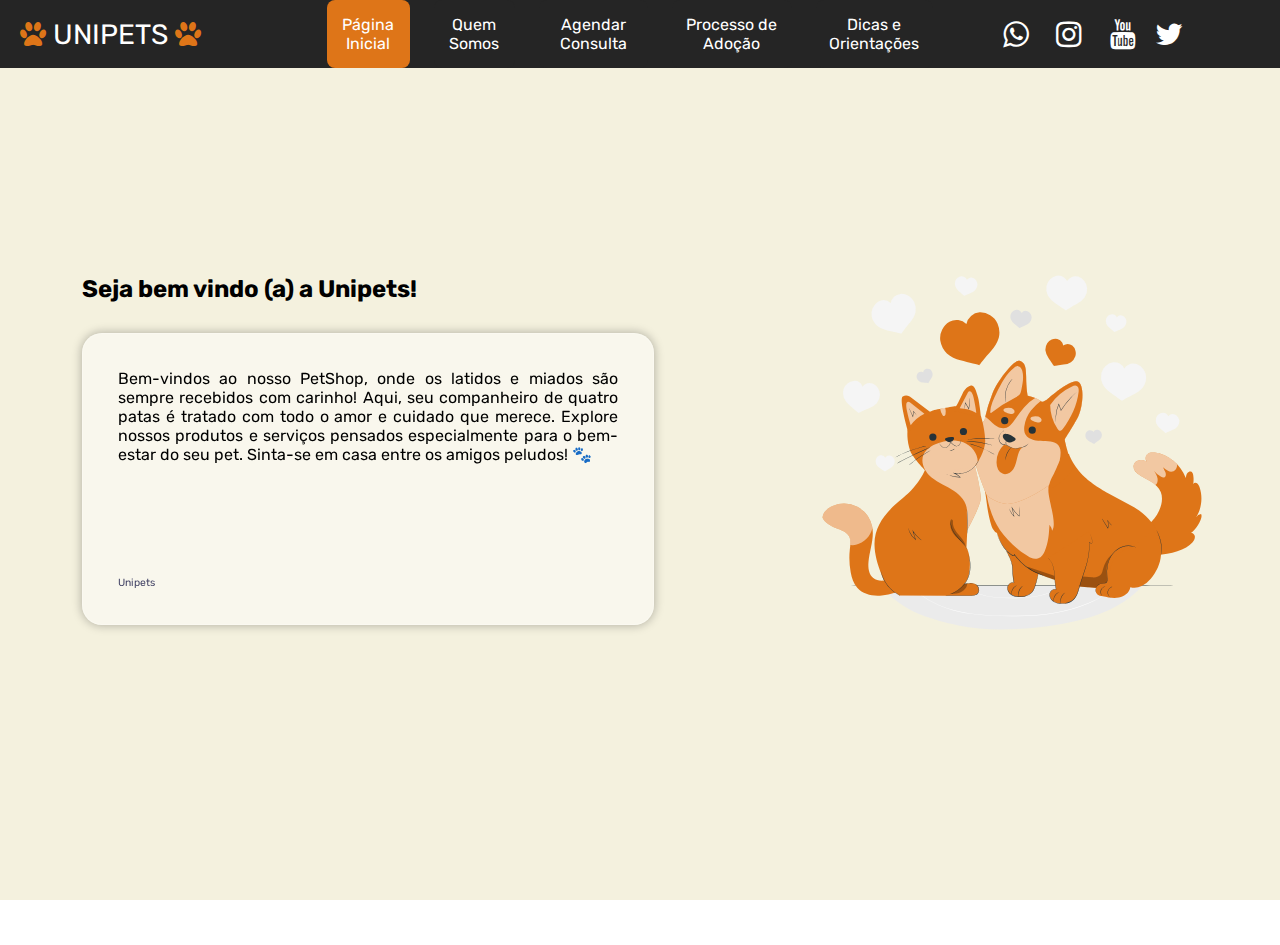
<file: index.html>
<!DOCTYPE html>
<html lang="en">
<head>
    <meta charset="UTF-8">
    <meta http-equiv="X-UA-Compatible" content="IE=edge">
    <meta name="viewport" content="width=device-width, initial-scale=1.0">
    <title>UNIPETS</title>
    <link rel="stylesheet" href="index.css"/>
    <link href="https://fonts.googleapis.com/css2?family=Lobster&family=Rubik:wght@300;400;500;600;700&display=swap" rel="stylesheet">
    <link rel="stylesheet" href="https://maxcdn.bootstrapcdn.com/font-awesome/4.7.0/css/font-awesome.min.css">
</head>
<body>
    <nav>
       <div class="logo">
            <span>
              <i class="fa fa-paw"></i>
                UNIPETS
                <i class="fa fa-paw"></i>
                
            </span>
       </div>
       <ul class="options">
        <li><a class="meu-botao2" href="./index.html">Página Inicial</a></li>
        <li><a class="meu-botao" href="./page/sobre/sobre.html">Quem Somos</a></li>
        <li><a class="meu-botao" href="./page/agendamento/agendamento.html">Agendar Consulta</a></li>
        <li><a class="meu-botao" href="./page/adocao/adocao.html">Processo de Adoção</a></li>
        <li><a class="meu-botao" href="./page/dicas/dicas.html">Dicas e Orientações</a></li>
       </ul>
       <div class="user">
<div class="center">
<div id="social-test">
<ul class="social">
  <li><i class="fa fa-whatsapp" aria-hidden="true"></i></li>
  <li><i class="fa fa-instagram" aria-hidden="true"></i></li>
  <li><i class="fa fa-youtube" aria-hidden="true"></i>
  <li><i class="fa fa-twitter" aria-hidden="true"></i>
</li>
  
</li>
  
</li>
</ul>
</div>
  </div>
     </ul>
       </div>
       <div class="hamburguer" onclick="menuMobile()">
         <div class="line"></div>
         <div class="line"></div>
         <div class="line"></div>
       </div>
      </nav>
  <div class="container">
     <!-- HOME -->
     <section id="home">
        <div class="home-info">
          <h2>Seja bem vindo (a) a Unipets!</h2>
          <span class="home-position"> </span>
          <span class="home-resume">
      <!-- card de vidro -->
  <div class="card">
    <p>Bem-vindos ao nosso PetShop, onde os latidos e miados são sempre recebidos com carinho! Aqui, seu companheiro de quatro patas é tratado com todo o amor e cuidado que merece. Explore nossos produtos e serviços pensados especialmente para o bem-estar do seu pet. Sinta-se em casa entre os amigos peludos! 🐾<st></p>
    <p class="card-footer">Unipets</p>
  </div>
  <!-- termina aqui -->
            
          </span>
        </div>
        <div class="home-img">
          <img src="./image/pet-care-animate.svg" alt="Foto de perfil">
        </div>
        
</body>
</html>
</file>
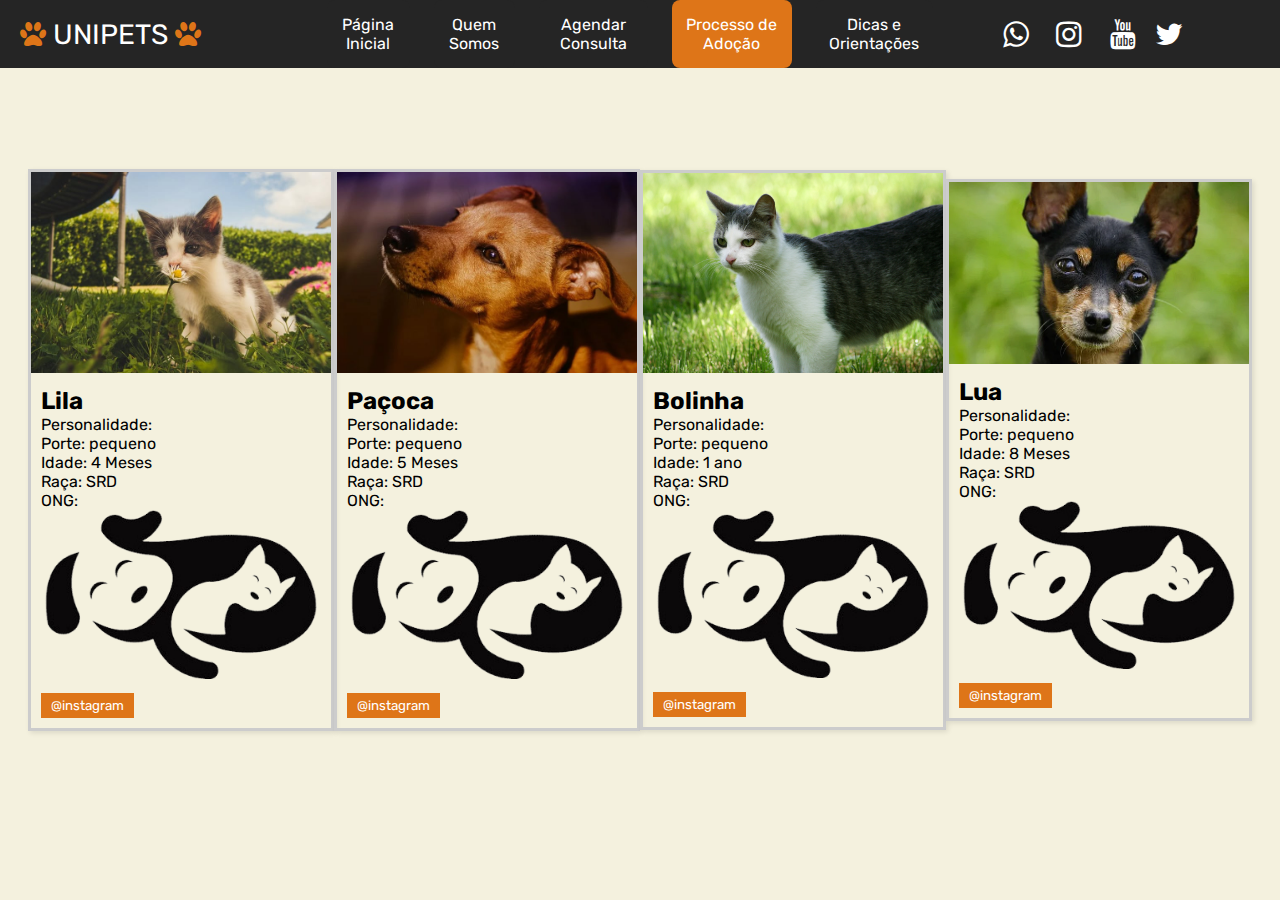
<file: page/adocao/adocao.html>
<!DOCTYPE html>
<html lang="en">
<head>
    <meta charset="UTF-8">
    <meta http-equiv="X-UA-Compatible" content="IE=edge">
    <meta name="viewport" content="width=device-width, initial-scale=1.0">
    <title>UNIPETS</title>
    <link rel="stylesheet" href="adocao.css"/>
    <link href="https://fonts.googleapis.com/css2?family=Lobster&family=Rubik:wght@300;400;500;600;700&display=swap" rel="stylesheet">
    <link rel="stylesheet" href="http://maxcdn.bootstrapcdn.com/font-awesome/4.3.0/css/font-awesome.min.css">
</head>
<body>
    <nav>
       <div class="logo">
            <span>
              <i class="fa fa-paw"></i>
                UNIPETS
                <i class="fa fa-paw"></i>
                
            </span>
       </div>
       <ul class="options">
        <li><a class="meu-botao" href="../../index.html">Página Inicial</a></li>
        <li><a class="meu-botao" href="../sobre/sobre.html">Quem Somos</a></li>
        <li><a class="meu-botao" href="../agendamento/agendamento.html">Agendar Consulta</a></li>
        <li><a class="meu-botao2" href="../adocao/adocao.html">Processo de Adoção</a></li>
        <li><a class="meu-botao" href="../dicas/dicas.html">Dicas e Orientações</a></li>
       </ul>
       <div class="user">
        <div class="center">
          <div id="social-test">
          <ul class="social">
            <li><i class="fa fa-whatsapp" aria-hidden="true"></i></li>
            <li><i class="fa fa-instagram" aria-hidden="true"></i></li>
            <li><i class="fa fa-youtube" aria-hidden="true"></i>
            <li><i class="fa fa-twitter" aria-hidden="true"></i>
          </li>
     </ul>
       </div>
       <div class="hamburguer" onclick="menuMobile()">
         <div class="line"></div>
         <div class="line"></div>
         <div class="line"></div>
       </div>
      </nav>
  <div class="container">
    <div class="animal-box">
      <img src="./img/gato1.jpg" alt="A cute dog">
      <div class="animal-info">
        <h2>Lila</h2>
        <p>Personalidade:</p>
        <p>Porte: pequeno</p>
        <p>Idade: 4 Meses</p>
        <p>Raça: SRD</p>
        <p>ONG:</p>
        <img class="ong" src="./img/adocao.png" alt="ong">
        <button onclick="window.location.href='https://instagram.com/';">@instagram</button>
      </div>
    </div>
    <div class="animal-box">
      <img src="./img/dog2.jpg" alt="A cute dog">
      <div class="animal-info">
        <h2>Paçoca</h2>
        <p>Personalidade:</p>
        <p>Porte: pequeno</p>
        <p>Idade: 5 Meses</p>
        <p>Raça: SRD</p>
        <p>ONG:</p>
        <img class="ong" src="./img/adocao.png" alt="ong">
        <button onclick="window.location.href='https://instagram.com/';">@instagram</button>
      </div>
    </div>
    <div class="animal-box">
      <img src="./img/gato3.jpg" alt="A cute dog">
      <div class="animal-info">
        <h2>Bolinha</h2>
        <p>Personalidade:</p>
        <p>Porte: pequeno</p>
        <p>Idade: 1 ano</p>
        <p>Raça: SRD</p>
        <p>ONG:</p>
        <img class="ong" src="./img/adocao.png" alt="ong">
        <button onclick="window.location.href='https://instagram.com/';">@instagram</button>
      </div>
    </div>
    <div class="animal-box">
      <img src="./img/dog4.png" alt="A cute dog">
      <div class="animal-info">
        <h2>Lua</h2>
        <p>Personalidade:</p>
        <p>Porte: pequeno</p>
        <p>Idade: 8 Meses</p>
        <p>Raça: SRD</p>
        <p></p>
        <p>ONG:</p>
        <img class="ong" src="./img/adocao.png" alt="ong">
        <button onclick="window.location.href='https://instagram.com/';">@instagram</button>
      </div>
  
      
</body>
</html>
</file>
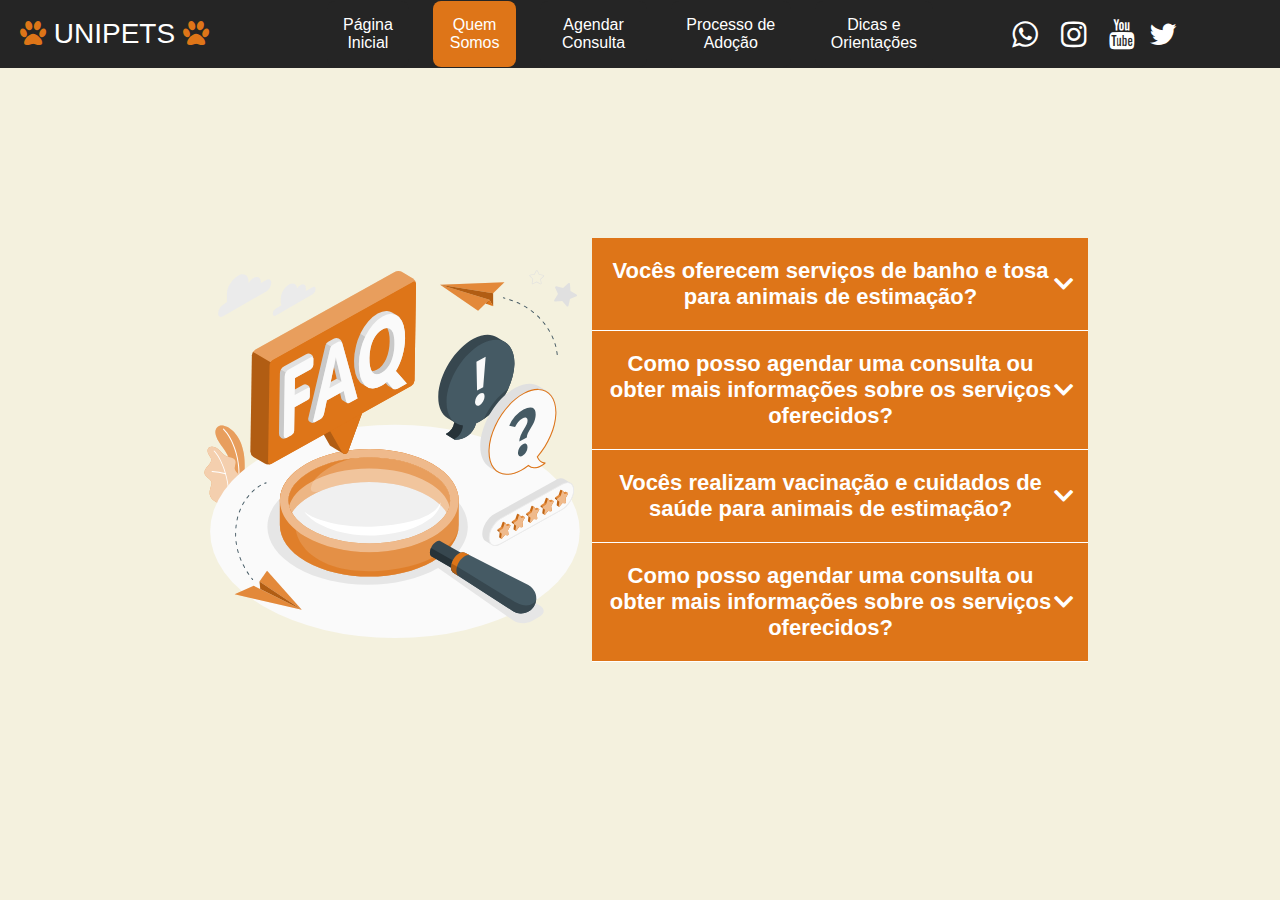
<file: page/sobre/sobre.html>
<!DOCTYPE html>
<html lang="en">
<head>
    <meta charset="UTF-8">
    <meta http-equiv="X-UA-Compatible" content="IE=edge">
    <meta name="viewport" content="width=device-width, initial-scale=1.0">
    <title>UNIPETS  </title>
    <link rel="stylesheet" href="sobre.css"/>
    <link href="https://fonts.googleapis.com/css2?family=Lobster&family=Rubik:wght@300;400;500;600;700&display=swap" rel="stylesheet">
    <link rel="stylesheet" href="https://cdnjs.cloudflare.com/ajax/libs/font-awesome/5.15.1/css/all.min.css" />
    <link rel="stylesheet" href="http://maxcdn.bootstrapcdn.com/font-awesome/4.3.0/css/font-awesome.min.css">
    
</head>
<body>
    <nav>
       <div class="logo">
            <span>
                <i class="fa fa-paw"></i>
                UNIPETS
                <i class="fa fa-paw"></i>
            </span>
       </div>
       <ul class="options">
        <li><a class="meu-botao" href="../../index.html">Página Inicial</a></li>
        <li><a class="meu-botao2" href="../sobre/sobre.html">Quem Somos</a></li>
        <li><a class="meu-botao" href="../agendamento/agendamento.html">Agendar Consulta</a></li>
        <li><a class="meu-botao" href="../adocao/adocao.html">Processo de Adoção</a></li>
        <li><a class="meu-botao" href="../dicas/dicas.html">Dicas e Orientações</a></li>
       </ul>
       <div class="user">
        <div class="center">
            <div id="social-test">
            <ul class="social">
              <li><i class="fa fa-whatsapp" aria-hidden="true"></i></li>
              <li><i class="fa fa-instagram" aria-hidden="true"></i></li>
              <li><i class="fa fa-youtube" aria-hidden="true"></i>
              <li><i class="fa fa-twitter" aria-hidden="true"></i>
            </li>
       </ul>
         </div>        
       <div class="hamburguer" onclick="menuMobile()">
         <div class="line"></div>
         <div class="line"></div>
         <div class="line"></div>
       </div>       
    </nav>
    <div class="container">
        <div class="home-img">
            
            <img src="./faq-animate.svg" alt="Foto de perfil">
        <div class="questions-container">
            <div class="question">
                <button>
                    <span>Vocês oferecem serviços de banho e tosa para animais de estimação?</span>
                    <i class="fas fa-chevron-down d-arrow"></i>
                </button>
                <p>Sim, oferecemos serviços profissionais de banho e tosa para cães e gatos. Nossos groomers experientes garantem que seu animal de estimação receba o tratamento adequado e seja mimado durante todo o processo.</p>
            </div>
    
            <div class="question">
                <button>
                    <span>Como posso agendar uma consulta ou obter mais informações sobre os serviços oferecidos?</span>
                    <i class="fas fa-chevron-down d-arrow"></i>
                </button>
                <p>Para agendar uma consulta ou obter mais informações Sobre Nóssos serviços, entre em contato conosco por telefone, e-mail ou visite nossa loja pessoalmente. Nossa equipe prestativa terá prazer em ajudá-lo e responder a todas as suas perguntas.</p>
            </div>
            
    
            <div class="question">
                <button>
                    <span>Vocês realizam vacinação e cuidados de saúde para animais de estimação?</span>
                    <i class="fas fa-chevron-down d-arrow"></i>
                </button>
                <p>Sim, oferecemos serviços de vacinação e cuidados de saúde para animais de estimação. Nossa equipe de profissionais treinados está disponível para administrar vacinas importantes e fornecer orientação sobre a saúde e o bem-estar dos seus animais de estimação. Entre em contato conosco para agendar uma consulta e garantir que seu animal de estimação receba os cuidados necessários para uma vida longa e saudável.


                </p>
            </div>
    
            <div class="question">
                <button>
                    <span>Como posso agendar uma consulta ou obter mais informações sobre os serviços oferecidos?</span>
                    <i class="fas fa-chevron-down d-arrow"></i>
                </button>
                <p>Para agendar uma consulta ou obter mais informações Sobre Nóssos serviços, você pode entrar em contato conosco por telefone e WhatsApp, ou visitar nossa loja pessoalmente. Além disso, oferecemos a conveniência do Agendamento de Consultas online através do nosso site. Nossa equipe prestativa terá prazer em ajudá-lo e responder a todas as suas perguntas.</p>
            </div>
        </div>
    </section>
    
    <!-- external js-->
    <script src="main.js"></script>
    
</body>

</html>
</file>
<file: index.css>
*{
    margin: 0;
    padding: 0;
    font-family: 'Rubik', sans-serif;
}

nav { /* Menu do topo */
    position: fixed;
    top:0;
    width: 100%;
    height: 68px;
    z-index: 9;
    display: flex;
    align-items: center;
    background-color: #252525;
    color: white;
}

.logo{
    font-size: 28px;
    flex:1;
    margin-left: 20px;
}

.logo span i{
    color:#DE7518;
}
.options{
    display: flex;
    gap:20px;
    list-style: none;
    flex:2;
    font-size: 18px;
    align-items: center;
    justify-content: center;
}
.user{
    flex:1;
    display: flex;
    list-style: none;
    gap:4px;
    display: flex;
    margin-right: 40px;
    justify-content: flex-end;
}

.container{ /* Cor do fundo da pagina geral */
    background: linear-gradient(to right, #f4f1de 0%, #f4f1de 100%) ;
    width: 100%;
    height: 100vh;
    display: flex;
    align-items: center;
    justify-content: center;
}
@media (max-width: 998px) {
    .wrapper{
        width: 80%;
    }
    nav .options.active li{ /* Aqui mexe o menu na barra */
        opacity: 0;
        animation: items 0.5s;
        animation-fill-mode: forwards;
    }

    nav .options li:nth-child(1){
        animation-delay: 0.3s;
    }
    nav .options li:nth-child(2){
        animation-delay: 0.5s;
    }
    nav .options li:nth-child(3){
        animation-delay: 0.7s;
    }
    nav .options li:nth-child(4){
        animation-delay: 0.9s;
    }

    nav .user{
        display: none;
    }

    nav .hamburguer{
        display: flex;
    }

}


@media (max-width: 669px) {
    .wrapper{
        width: 100%;
    }

    .bottom{
        width: 90%
    }

}
@media (max-width: 441px) {
    .top span {
        display: none;
    }
    .singUp  {
       flex-direction: column-reverse;
       gap: 3px;
       align-items: center;
       top: 10px;
    }
    .singUp span{
        align-self: flex-start;
    }
    .singUp button{
        align-self: flex-end;
    }
}
/* Aqui mexe tudo na home como a imagem e o card */

section#home {
    height: calc(100vh + 80px);
    display: flex;
    align-items: center;
    justify-content: space-around;
    padding: 5px 20px;
    width: 100%;
  }
  
  .home-info {
    width: 50%;
    display: flex;
    flex-direction: column;
    gap: 15px;
    text-align: justify;
  }
  
 
  .home-info button a{
    color: white;
  }
  
  .home-info button:hover{
    opacity: 1;
  }
  
  .home-img {
    width: 30%;
    display: flex;
    align-items: center;
    justify-content: center;
  }
  
  .home-img img {
    width: 400px;
    height: 500px;
    animation: float 5s ease-in-out infinite;
    border-radius: none;
  }
  
  @keyframes float {
    0%, 100% {
      transform: translateY(0);
    }
    50% {
      transform: translateY(-30px);
    }
  }
/* CARD */
.card {
    max-width: 300px;
    min-height: 200px;
    display: flex;
    flex-direction: column;
    justify-content: space-between;
    max-width: 500px;
    height: 220px;
    padding: 35px;
    border: 1px solid rgba(255, 255, 255, 0.25);
    border-radius: 20px;
    background-color: rgba(255, 255, 255, 0.45);
    box-shadow: 0 0 10px 1px rgba(0, 0, 0, 0.25);
    backdrop-filter: blur(15px);
  }
  
  .card-footer {
    font-size: 0.65em;
    color: #446;
  } 


  .meu-botao {
    background-color: #252525; /* Cor de fundo */
    border: none; /* Remove a borda padrão */
    color: white; /* Cor do texto */
    padding: 15px 8px; /* Espaçamento interno */
    text-align: center; /* Alinhamento do texto */
    text-decoration: none; /* Remove decoração de texto */
    display: inline-block; /* Torna o botão um elemento em linha */
    font-size: 16px; /* Tamanho da fonte */
    margin: 4px 2px; /* Margem externa */
    cursor: pointer; /* Muda o cursor ao passar por cima */
    border-radius: 8px; /* Borda arredondada */
  }
  .meu-botao2 {
    background-color: #DE7518; /* Cor de fundo */
    border: none; /* Remove a borda padrão */
    color: white; /* Cor do texto */
    padding: 15px 8px; /* Espaçamento interno */
    text-align: center; /* Alinhamento do texto */
    text-decoration: none; /* Remove decoração de texto */
    display: inline-block; /* Torna o botão um elemento em linha */
    font-size: 16px; /* Tamanho da fonte */
    margin: 4px 2px; /* Margem externa */
    cursor: pointer; /* Muda o cursor ao passar por cima */
    border-radius: 8px; /* Borda arredondada */
  }

  
/* Codico social midia */
  
.center {
  display: table;
  width: 100%;
  height: 100vh;
}

#social-test {
  display: table-cell;
  vertical-align: middle;
  text-align: center;
  font-size: 30px;
  h2 {
    color: #fff;
    font-family: Futura, "Trebuchet MS", Arial, sans-serif;
    font-weight: 100;
  }
  .social {
    padding-left: 0px;
  }
  li {
    color: #fff;
    list-style-type: none;
    display: inline-block;
    width: 30px;
    height: 5px;
    line-height: 20px;
    padding: 1%;
   
    cursor: pointer;
    margin-left: 10px;
    margin-bottom: 1px;
    transition: ease .3s;
    &:hover {
      color: #DE7518;
    }
  }
}

.social:hover > li {
  opacity: 0.5;
}

.social:hover > li:hover {
  opacity: 1;
}
</file>
<file: page/adocao/adocao.css>
*{
    margin: 0;
    padding: 0;
    font-family: 'Rubik', sans-serif;
}

nav { /* Menu do topo */
    position: fixed;
    top:0;
    width: 100%;
    height: 68px;
    z-index: 9;
    display: flex;
    align-items: center;
    background-color: #252525;
    color: white;
}

.logo{
    font-size: 28px;
    flex:1;
    margin-left: 20px;
}

.logo span i{
    color:#DE7518;
}
.options{
    display: flex;
    gap:20px;
    list-style: none;
    flex:2;
    font-size: 18px;
    align-items: center;
    justify-content: center;
}
.user{
    flex:1;
    display: flex;
    list-style: none;
    gap:4px;
    display: flex;
    margin-right: 40px;
    justify-content: flex-end;
}

.container{ /* Cor do fundo da pagina geral */
    background: linear-gradient(to right, #f4f1de 0%, #f4f1de 100%) ;
    width: 100%;
    height: 100vh;
    display: flex;
    align-items: center;
    justify-content: center;
}
@media (max-width: 998px) {
    .wrapper{
        width: 80%;
    }
    nav .options.active li{ /* Aqui mexe o menu na barra */
        opacity: 0;
        animation: items 0.5s;
        animation-fill-mode: forwards;
    }

    nav .options li:nth-child(1){
        animation-delay: 0.3s;
    }
    nav .options li:nth-child(2){
        animation-delay: 0.5s;
    }
    nav .options li:nth-child(3){
        animation-delay: 0.7s;
    }
    nav .options li:nth-child(4){
        animation-delay: 0.9s;
    }

    nav .user{
        display: none;
    }

    nav .hamburguer{
        display: flex;
    }

}


@media (max-width: 669px) {
    .wrapper{
        width: 100%;
    }

    .bottom{
        width: 90%
    }

}
@media (max-width: 441px) {
    .top span {
        display: none;
    }
    .singUp  {
       flex-direction: column-reverse;
       gap: 3px;
       align-items: center;
       top: 10px;
    }
    .singUp span{
        align-self: flex-start;
    }
    .singUp button{
        align-self: flex-end;
    }
}
/* Aqui mexe tudo na home como a imagem e o card */

section#home {
    height: calc(100vh + 80px);
    display: flex;
    align-items: center;
    justify-content: space-around;
    padding: 5px 20px;
    width: 100%;
  }
  
  .home-info {
    width: 50%;
    display: flex;
    flex-direction: column;
    gap: 15px;
    text-align: justify;
  }
  
 
  .home-info button a{
    color: white;
  }
  
  .home-info button:hover{
    opacity: 1;
  }
  
  .home-img {
    width: 30%;
    display: flex;
    align-items: center;
    justify-content: center;
  }
  
  .home-img img {
    width: 400px;
    height: 500px;
    animation: float 5s ease-in-out infinite;
    border-radius: none;
  }
  
  @keyframes float {
    0%, 100% {
      transform: translateY(0);
    }
    50% {
      transform: translateY(-30px);
    }
  }
/* CARD */
.card {
    max-width: 300px;
    min-height: 200px;
    display: flex;
    flex-direction: column;
    justify-content: space-between;
    max-width: 500px;
    height: 220px;
    padding: 35px;
    border: 1px solid rgba(255, 255, 255, 0.25);
    border-radius: 20px;
    background-color: rgba(255, 255, 255, 0.45);
    box-shadow: 0 0 10px 1px rgba(0, 0, 0, 0.25);
    backdrop-filter: blur(15px);
  }
  
  .card-footer {
    font-size: 0.65em;
    color: #446;
  } 


  .meu-botao {
    background-color: #252525; /* Cor de fundo */
    border: none; /* Remove a borda padrão */
    color: white; /* Cor do texto */
    padding: 15px 8px; /* Espaçamento interno */
    text-align: center; /* Alinhamento do texto */
    text-decoration: none; /* Remove decoração de texto */
    display: inline-block; /* Torna o botão um elemento em linha */
    font-size: 16px; /* Tamanho da fonte */
    margin: 4px 2px; /* Margem externa */
    cursor: pointer; /* Muda o cursor ao passar por cima */
    border-radius: 8px; /* Borda arredondada */
  }
  .meu-botao2 {
    background-color: #DE7518; /* Cor de fundo */
    border: none; /* Remove a borda padrão */
    color: white; /* Cor do texto */
    padding: 15px 8px; /* Espaçamento interno */
    text-align: center; /* Alinhamento do texto */
    text-decoration: none; /* Remove decoração de texto */
    display: inline-block; /* Torna o botão um elemento em linha */
    font-size: 16px; /* Tamanho da fonte */
    margin: 4px 2px; /* Margem externa */
    cursor: pointer; /* Muda o cursor ao passar por cima */
    border-radius: 8px; /* Borda arredondada */
  }
  /* Box pet */
  .animal-box {
    width: 300px;
    border: 3px solid #ccc;
    box-shadow: 2px 2px 5px rgba(0, 0, 0, 0.1);
    overflow: hidden;
  }
  
  .animal-box img {
    width: 100%;
  }
  
  .animal-info {
    padding: 10px;
  }
  
  .animal-info h2 {
    margin-top: 0;
  }
  
  .animal-info button {
    background-color: #DE7518;
    color: white;
    border: none;
    padding: 5px 10px;
    cursor: pointer;
    margin-top: 10px;
  }

  .ong {
    width: 50;
    height: 50;
  }
 
  /* Codico social midia */
  
.center {
  display: table;
  width: 100%;
  height: 100vh;
}

#social-test {
  display: table-cell;
  vertical-align: middle;
  text-align: center;
  font-size: 30px;
  h2 {
    color: #fff;
    font-family: Futura, "Trebuchet MS", Arial, sans-serif;
    font-weight: 100;
  }
  .social {
    padding-left: 0px;
  }
  li {
    color: #fff;
    list-style-type: none;
    display: inline-block;
    width: 30px;
    height: 5px;
    line-height: 20px;
    padding: 1%;
   
    cursor: pointer;
    margin-left: 10px;
    margin-bottom: 1px;
    transition: ease .3s;
    &:hover {
      color: #DE7518;
    }
  }
}

.social:hover > li {
  opacity: 0.5;
}

.social:hover > li:hover {
  opacity: 1;
}
</file>
<file: page/sobre/sobre.css>
*{
    margin: 0;
    padding: 0;
    box-sizing: border-box;
}

body{
    font-family: 'Open Sans', sans-serif;
    color: #252525;
    background-color: #000;
}

.title{
    font-size: 50px;
    text-align: center;
    margin-top: 10px;
    margin-bottom: 500px;
    text-decoration: underline 4px;
}


.questions-container{
    max-width: 800px;
    margin: 0 auto;
}

.question{
    border-bottom: 1px solid #fff;
}
.question button{
    width: 100%;
    background-color: #DE7518;
    display: flex;
    justify-content: space-between;
    align-items: center;
    padding: 20px 15px;
    border:none;
    outline: none;
    font-size: 22px;
    color: #fff;
    font-weight: 700;
    cursor: pointer;
    
}

.question p{
    font-size: 22px;
    max-height: 0;
    opacity: 0;
    line-height: 1.5;
    overflow: hidden;
    transition: all 0.6s ease;
}
.d-arrow{
    transition: transform 0.5s ease-in ;
    color: #fff;
}

/*add this class when click*/
.question p.show{
    max-height: 200px; 
    opacity: 1;
    padding:0px 15px 30px 15px;
}
.question button .d-arrow.rotate{
    transform: rotate(180deg);
}


nav { /* Menu do topo */
    position: fixed;
    top:0;
    width: 100%;
    height: 68px;
    z-index: 9;
    display: flex;
    align-items: center;
    background-color: #252525;
    color: white;
}

.logo{
    font-size: 28px;
    flex:1;
    margin-left: 20px;
}

.logo span i{
    color:#DE7518;
}
.options{
    display: flex;
    gap:20px;
    list-style: none;
    flex:2;
    font-size: 18px;
    align-items: center;
    justify-content: center;
}
.user{
    flex:1;
    display: flex;
    list-style: none;
    gap:4px;
    display: flex;
    margin-right: 40px;
    justify-content: flex-end;
}

.container{ /* Cor do fundo da pagina geral */
    background: linear-gradient(to right, #f4f1de 0%, #f4f1de 100%) ;
    width: 100%;
    height: 100vh;
    display: flex;
    align-items: center;
    justify-content: center;
}
@media (max-width: 998px) {
    .wrapper{
        width: 80%;
    }
    nav .options.active li{ /* Aqui mexe o menu na barra */
        opacity: 0;
        animation: items 0.5s;
        animation-fill-mode: forwards;
    }

    nav .options li:nth-child(1){
        animation-delay: 0.3s;
    }
    nav .options li:nth-child(2){
        animation-delay: 0.5s;
    }
    nav .options li:nth-child(3){
        animation-delay: 0.7s;
    }
    nav .options li:nth-child(4){
        animation-delay: 0.9s;
    }

    nav .user{
        display: none;
    }

    nav .hamburguer{
        display: flex;
    }

}


@media (max-width: 669px) {
    .wrapper{
        width: 100%;
    }

    .bottom{
        width: 90%
    }

}
@media (max-width: 441px) {
    .top span {
        display: none;
    }
    .singUp  {
       flex-direction: column-reverse;
       gap: 3px;
       align-items: center;
       top: 10px;
    }
    .singUp span{
        align-self: flex-start;
    }
    .singUp button{
        align-self: flex-end;
    }
}
/* Aqui mexe tudo na home como a imagem e o card */

section#home {
    height: calc(100vh + 80px);
    display: flex;
    align-items: center;
    justify-content: space-around;
    padding: 5px 20px;
    width: 100%;
  }
  
  .home-info {
    width: 50%;
    display: flex;
    flex-direction: column;
    gap: 15px;
    text-align: justify;
  }
  
 
  .home-info button a{
    color: white;
  }
  
  .home-info button:hover{
    opacity: 1;
  }
  
  .home-img {
    width: 70%;
    display: flex;
    align-items: center;
    justify-content: center;
  }
  
  .home-img img {
    width: 400px;
    height: 500px;
    animation: float 5s ease-in-out infinite;
    border-radius: none;
  }
  
  @keyframes float {
    0%, 100% {
      transform: translateY(0);
    }
    50% {
      transform: translateY(-30px);
    }
  }
/* CARD */
.card {
    max-width: 300px;
    min-height: 200px;
    display: flex;
    flex-direction: column;
    justify-content: space-between;
    max-width: 500px;
    height: 220px;
    padding: 35px;
    border: 1px solid rgba(255, 255, 255, 0.25);
    border-radius: 20px;
    background-color: rgba(255, 255, 255, 0.45);
    box-shadow: 0 0 10px 1px rgba(0, 0, 0, 0.25);
    backdrop-filter: blur(15px);
  }
  
  .card-footer {
    font-size: 0.65em;
    color: #446;
  } 


  .meu-botao {
    background-color: #252525; /* Cor de fundo */
    border: none; /* Remove a borda padrão */
    color: white; /* Cor do texto */
    padding: 15px 8px; /* Espaçamento interno */
    text-align: center; /* Alinhamento do texto */
    text-decoration: none; /* Remove decoração de texto */
    display: inline-block; /* Torna o botão um elemento em linha */
    font-size: 16px; /* Tamanho da fonte */
    margin: 4px 2px; /* Margem externa */
    cursor: pointer; /* Muda o cursor ao passar por cima */
    border-radius: 8px; /* Borda arredondada */
  }
  .meu-botao2 {
    background-color: #DE7518; /* Cor de fundo */
    border: none; /* Remove a borda padrão */
    color: white; /* Cor do texto */
    padding: 15px 8px; /* Espaçamento interno */
    text-align: center; /* Alinhamento do texto */
    text-decoration: none; /* Remove decoração de texto */
    display: inline-block; /* Torna o botão um elemento em linha */
    font-size: 16px; /* Tamanho da fonte */
    margin: 4px 2px; /* Margem externa */
    cursor: pointer; /* Muda o cursor ao passar por cima */
    border-radius: 8px; /* Borda arredondada */
  }

  /* Dicas */

  body {
    font-family: Arial, sans-serif;
    margin: 0;
    padding: 0;
    background-color: #f0f0f0;
}
header {
    background-color: #DE7518;
    color: #fff;
    padding: 20px;
    text-align: center;
}
section {
    padding: 20px;
    margin: 20px;
    background-color: #fff;
    border-radius: 5px;
    box-shadow: 0 0 10px rgba(0, 0, 0, 0.1);
}
h2 {
    color: #333;
}
p {
    color: #555;
}

/* Codico social midia */
  
.center {
  display: table;
  width: 100%;
  height: 100vh;
}

#social-test {
  display: table-cell;
  vertical-align: middle;
  text-align: center;
  font-size: 30px;
  h2 {
    color: #fff;
    font-family: Futura, "Trebuchet MS", Arial, sans-serif;
    font-weight: 100;
  }
  .social {
    padding-left: 0px;
  }
  li {
    color: #fff;
    list-style-type: none;
    display: inline-block;
    width: 30px;
    height: 5px;
    line-height: 20px;
    padding: 1%;
   
    cursor: pointer;
    margin-left: 10px;
    margin-bottom: 1px;
    transition: ease .3s;
    &:hover {
      color: #DE7518;
    }
  }
}

.social:hover > li {
  opacity: 0.5;
}

.social:hover > li:hover {
  opacity: 1;
}
</file>
